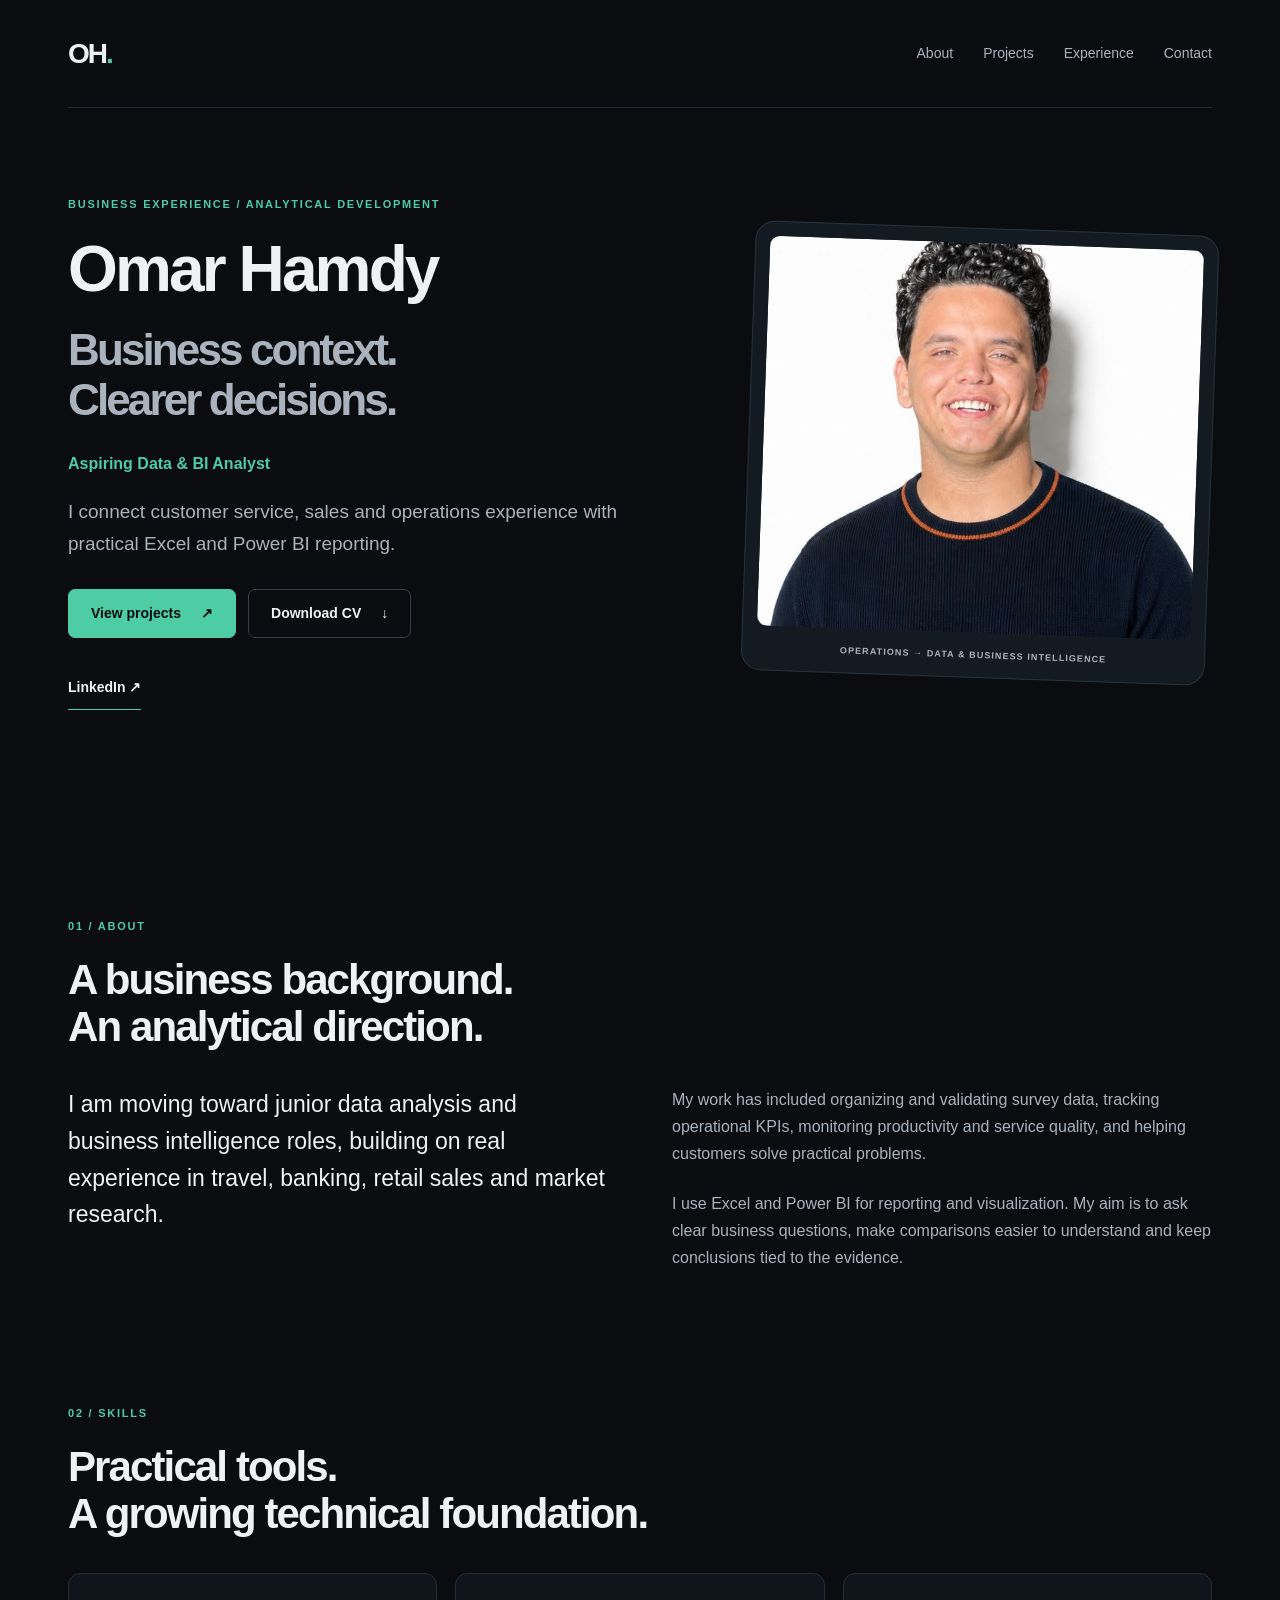
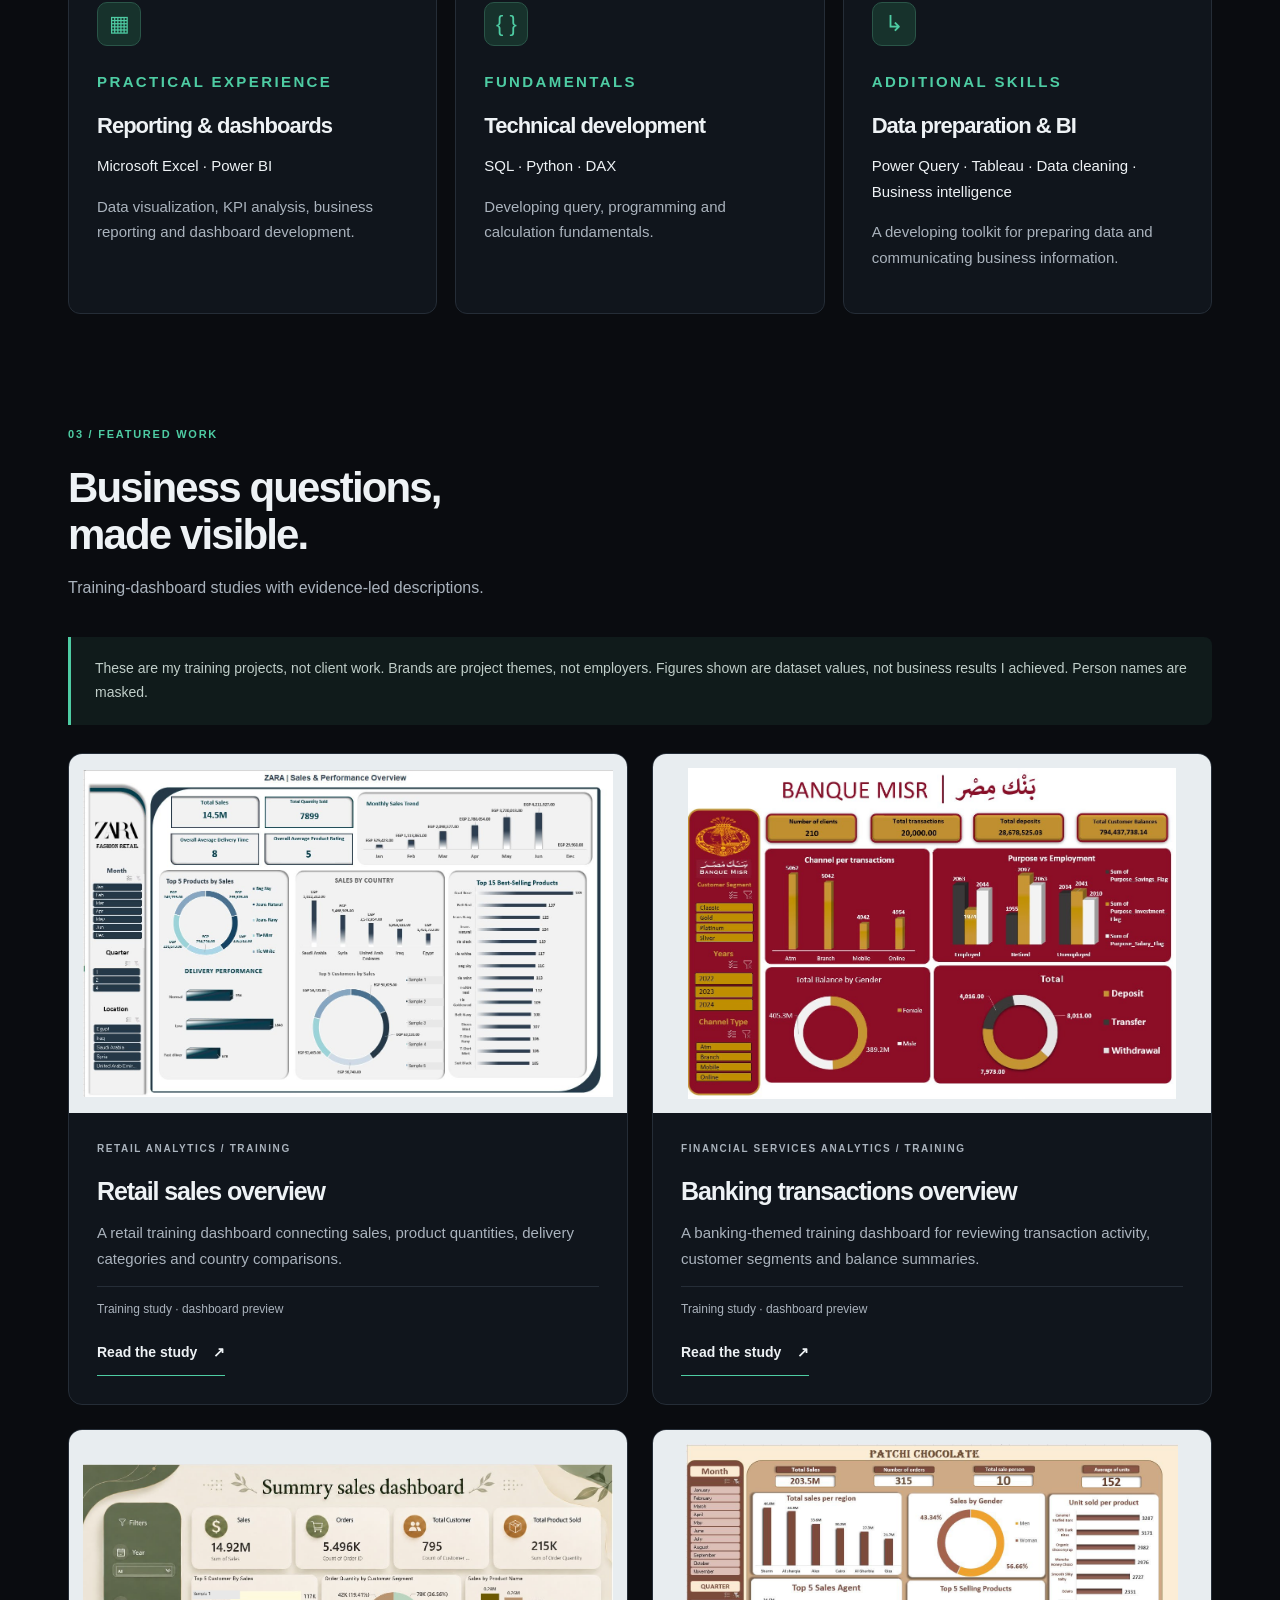
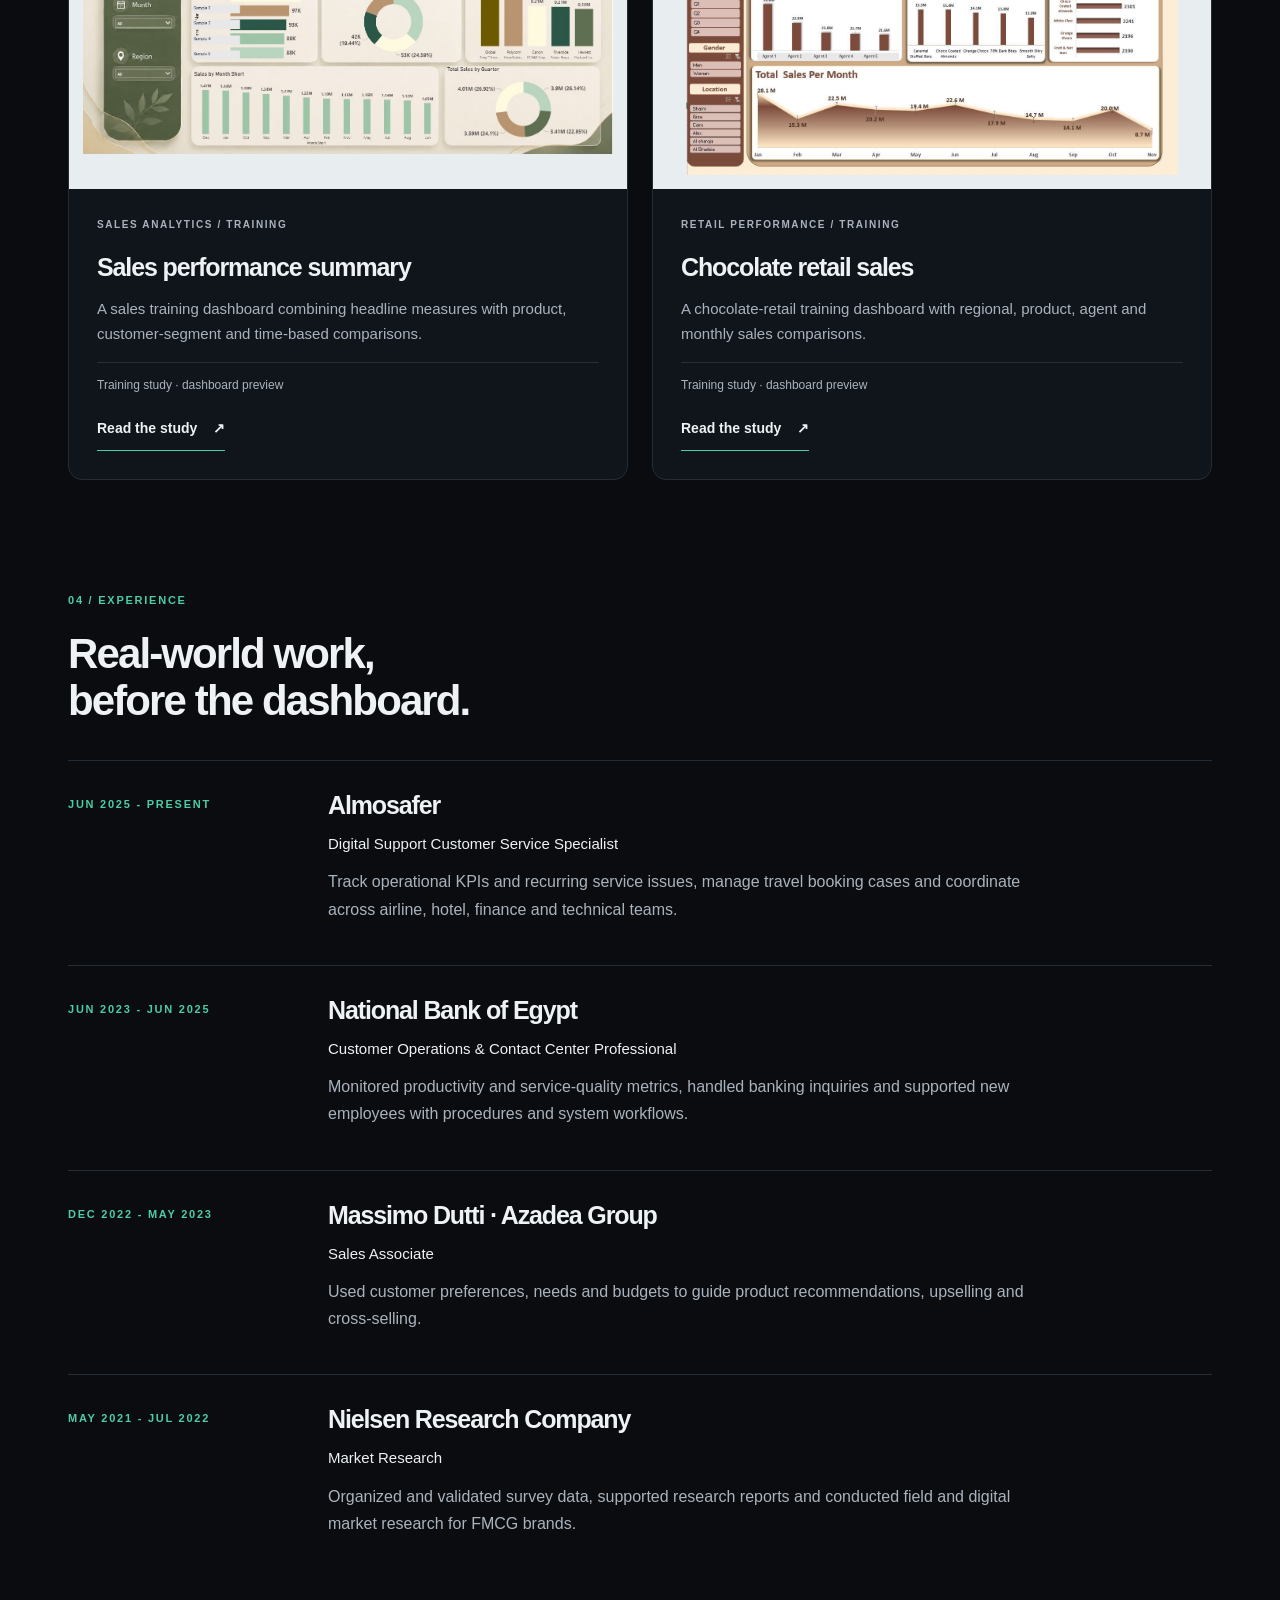
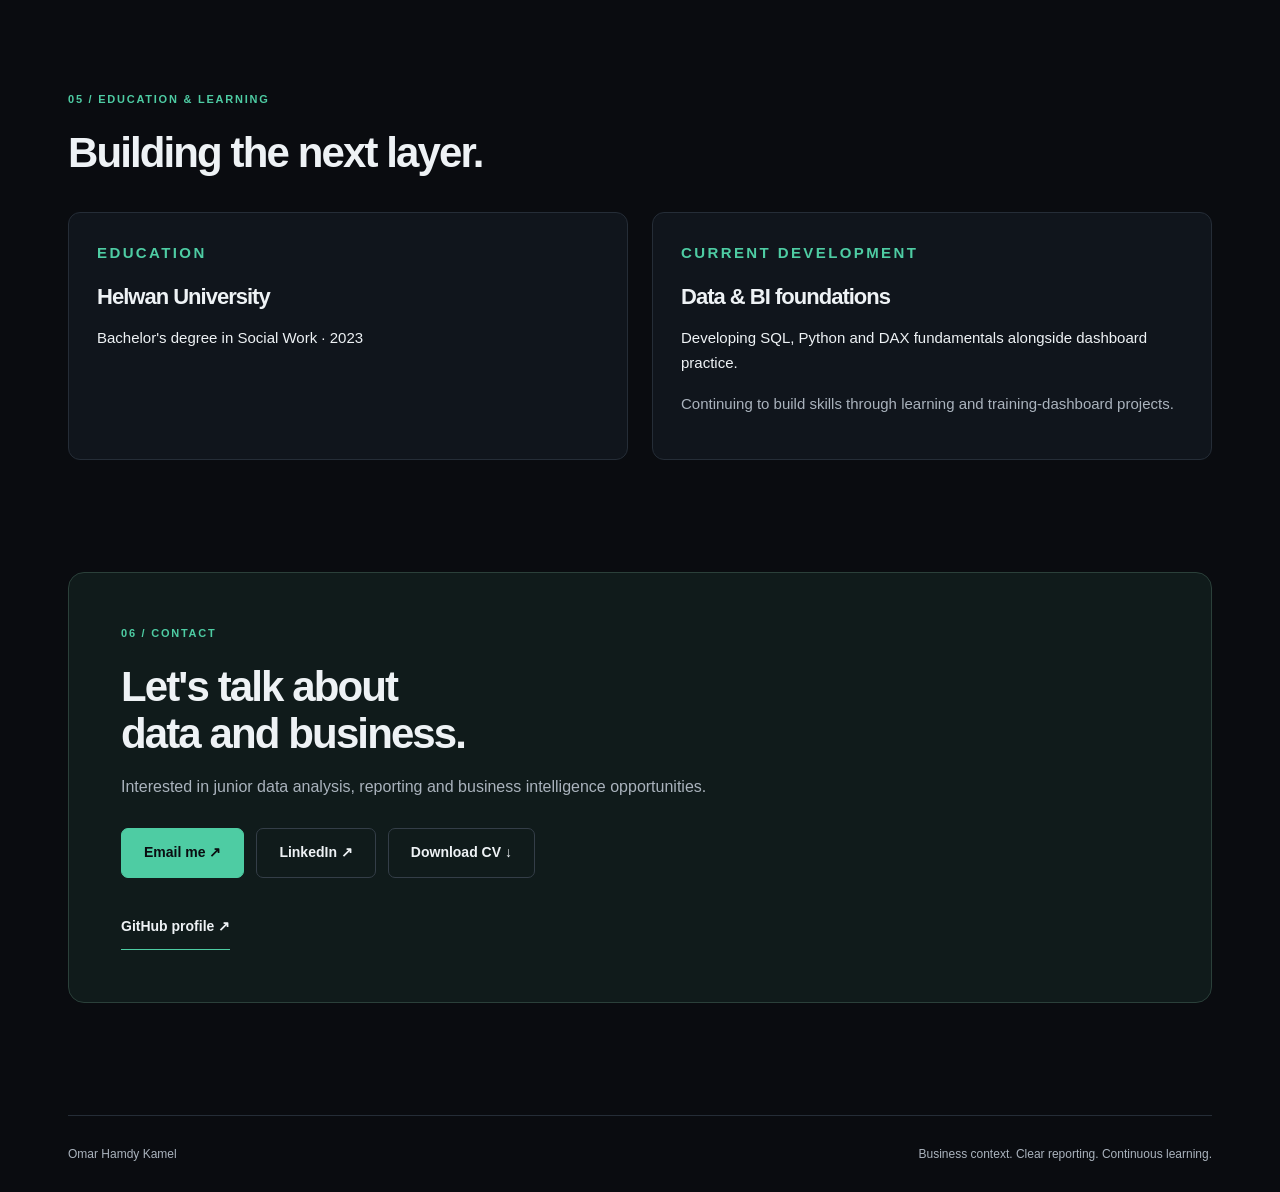
<file: index.html>
<!doctype html><html lang="en"><head><meta charset="utf-8"><meta name="viewport" content="width=device-width,initial-scale=1"><meta name="theme-color" content="#0A0C10"><meta name="description" content="Omar Hamdy combines customer service, sales and operations experience with practical Excel and Power BI reporting."><title>Omar Hamdy | Data &amp; BI portfolio</title><link rel="stylesheet" href="style.css"></head><body><a class="skip" href="#main">Skip to content</a><div class="wrap"><header class="site-header"><a href="index.html" class="brand">OH<span>.</span></a><nav aria-label="Main navigation"><a href="index.html#about">About</a><a href="index.html#projects">Projects</a><a href="index.html#experience">Experience</a><a href="index.html#contact">Contact</a></nav></header><main id="main"><section class="hero"><div><p class="eyebrow">BUSINESS EXPERIENCE / ANALYTICAL DEVELOPMENT</p><h1>Omar Hamdy<span>Business context.<br>Clearer decisions.</span></h1><p class="role">Aspiring Data & BI Analyst</p><p class="lead">I connect customer service, sales and operations experience with practical Excel and Power BI reporting.</p><div class="actions"><a class="button primary" href="#projects">View projects <span aria-hidden="true">↗</span></a><a class="button" href="13-Omar_Hamdy_Data_Analysis_CV.pdf" download>Download CV <span aria-hidden="true">↓</span></a></div><a class="text-link" href="https://www.linkedin.com/in/omarhaamdy/">LinkedIn ↗</a></div><figure class="portrait-frame"><img src="8-omar.jpg" alt="Omar Hamdy Kamel"><figcaption>OPERATIONS → DATA & BUSINESS INTELLIGENCE</figcaption></figure></section>
<section id="about"><div class="section-head"><p class="eyebrow">01 / ABOUT</p><h2>A business background.<br>An analytical direction.</h2></div><div class="about-grid"><p class="large-copy">I am moving toward junior data analysis and business intelligence roles, building on real experience in travel, banking, retail sales and market research.</p><div><p>My work has included organizing and validating survey data, tracking operational KPIs, monitoring productivity and service quality, and helping customers solve practical problems.</p><p>I use Excel and Power BI for reporting and visualization. My aim is to ask clear business questions, make comparisons easier to understand and keep conclusions tied to the evidence.</p></div></div></section>
<section id="skills"><div class="section-head"><p class="eyebrow">02 / SKILLS</p><h2>Practical tools.<br>A growing technical foundation.</h2></div><div class="skills-grid"><article class="panel"><div class="skill-icon" aria-hidden="true">▦</div><p class="eyebrow">PRACTICAL EXPERIENCE</p><h3>Reporting & dashboards</h3><p>Microsoft Excel · Power BI</p><p class="muted">Data visualization, KPI analysis, business reporting and dashboard development.</p></article><article class="panel"><div class="skill-icon" aria-hidden="true">{ }</div><p class="eyebrow">FUNDAMENTALS</p><h3>Technical development</h3><p>SQL · Python · DAX</p><p class="muted">Developing query, programming and calculation fundamentals.</p></article><article class="panel"><div class="skill-icon" aria-hidden="true">↳</div><p class="eyebrow">ADDITIONAL SKILLS</p><h3>Data preparation & BI</h3><p>Power Query · Tableau · Data cleaning · Business intelligence</p><p class="muted">A developing toolkit for preparing data and communicating business information.</p></article></div></section>
<section id="projects"><div class="section-head"><p class="eyebrow">03 / FEATURED WORK</p><h2>Business questions,<br>made visible.</h2><p>Training-dashboard studies with evidence-led descriptions.</p></div><aside class="notice">These are my training projects, not client work. Brands are project themes, not employers. Figures shown are dataset values, not business results I achieved. Person names are masked.</aside><div class="project-grid"><article class="project-card"><a class="project-image" href="retail.html"><img src="10-retail.png" alt="Retail sales overview training dashboard"></a><div class="project-content"><p class="eyebrow">RETAIL ANALYTICS / TRAINING</p><h3>Retail sales overview</h3><p>A retail training dashboard connecting sales, product quantities, delivery categories and country comparisons.</p><p class="tool-note">Training study · dashboard preview</p><a class="text-link" href="retail.html">Read the study <span aria-hidden="true">↗</span></a></div></article><article class="project-card"><a class="project-image" href="banking.html"><img src="9-banking.png" alt="Banking transactions overview training dashboard"></a><div class="project-content"><p class="eyebrow">FINANCIAL SERVICES ANALYTICS / TRAINING</p><h3>Banking transactions overview</h3><p>A banking-themed training dashboard for reviewing transaction activity, customer segments and balance summaries.</p><p class="tool-note">Training study · dashboard preview</p><a class="text-link" href="banking.html">Read the study <span aria-hidden="true">↗</span></a></div></article><article class="project-card"><a class="project-image" href="sales.html"><img src="11-sales.png" alt="Sales performance summary training dashboard"></a><div class="project-content"><p class="eyebrow">SALES ANALYTICS / TRAINING</p><h3>Sales performance summary</h3><p>A sales training dashboard combining headline measures with product, customer-segment and time-based comparisons.</p><p class="tool-note">Training study · dashboard preview</p><a class="text-link" href="sales.html">Read the study <span aria-hidden="true">↗</span></a></div></article><article class="project-card"><a class="project-image" href="chocolate.html"><img src="12-chocolate.png" alt="Chocolate retail sales training dashboard"></a><div class="project-content"><p class="eyebrow">RETAIL PERFORMANCE / TRAINING</p><h3>Chocolate retail sales</h3><p>A chocolate-retail training dashboard with regional, product, agent and monthly sales comparisons.</p><p class="tool-note">Training study · dashboard preview</p><a class="text-link" href="chocolate.html">Read the study <span aria-hidden="true">↗</span></a></div></article></div></section><section id="experience"><div class="section-head"><p class="eyebrow">04 / EXPERIENCE</p><h2>Real-world work,<br>before the dashboard.</h2></div><div class="timeline"><article><p class="eyebrow">JUN 2025 - PRESENT</p><div><h3>Almosafer</h3><p class="job-role">Digital Support Customer Service Specialist</p><p>Track operational KPIs and recurring service issues, manage travel booking cases and coordinate across airline, hotel, finance and technical teams.</p></div></article><article><p class="eyebrow">JUN 2023 - JUN 2025</p><div><h3>National Bank of Egypt</h3><p class="job-role">Customer Operations &amp; Contact Center Professional</p><p>Monitored productivity and service-quality metrics, handled banking inquiries and supported new employees with procedures and system workflows.</p></div></article><article><p class="eyebrow">DEC 2022 - MAY 2023</p><div><h3>Massimo Dutti · Azadea Group</h3><p class="job-role">Sales Associate</p><p>Used customer preferences, needs and budgets to guide product recommendations, upselling and cross-selling.</p></div></article><article><p class="eyebrow">MAY 2021 - JUL 2022</p><div><h3>Nielsen Research Company</h3><p class="job-role">Market Research</p><p>Organized and validated survey data, supported research reports and conducted field and digital market research for FMCG brands.</p></div></article></div></section><section id="learning"><div class="section-head"><p class="eyebrow">05 / EDUCATION & LEARNING</p><h2>Building the next layer.</h2></div><div class="learning-grid"><article class="panel"><p class="eyebrow">EDUCATION</p><h3>Helwan University</h3><p>Bachelor's degree in Social Work · 2023</p></article><article class="panel"><p class="eyebrow">CURRENT DEVELOPMENT</p><h3>Data & BI foundations</h3><p>Developing SQL, Python and DAX fundamentals alongside dashboard practice.</p><p class="muted">Continuing to build skills through learning and training-dashboard projects.</p></article></div></section><section id="contact" class="contact"><p class="eyebrow">06 / CONTACT</p><h2>Let's talk about<br>data and business.</h2><p>Interested in junior data analysis, reporting and business intelligence opportunities.</p><div class="actions"><a class="button primary" href="mailto:Omar.Hamdyy011@gmail.com">Email me ↗</a><a class="button" href="https://www.linkedin.com/in/omarhaamdy/">LinkedIn ↗</a><a class="button" href="13-Omar_Hamdy_Data_Analysis_CV.pdf" download>Download CV ↓</a></div><a class="text-link" href="https://github.com/omarhamdyy011-star">GitHub profile ↗</a></section></main><footer><span>Omar Hamdy Kamel</span><span>Business context. Clear reporting. Continuous learning.</span></footer></div></body></html>
</file>
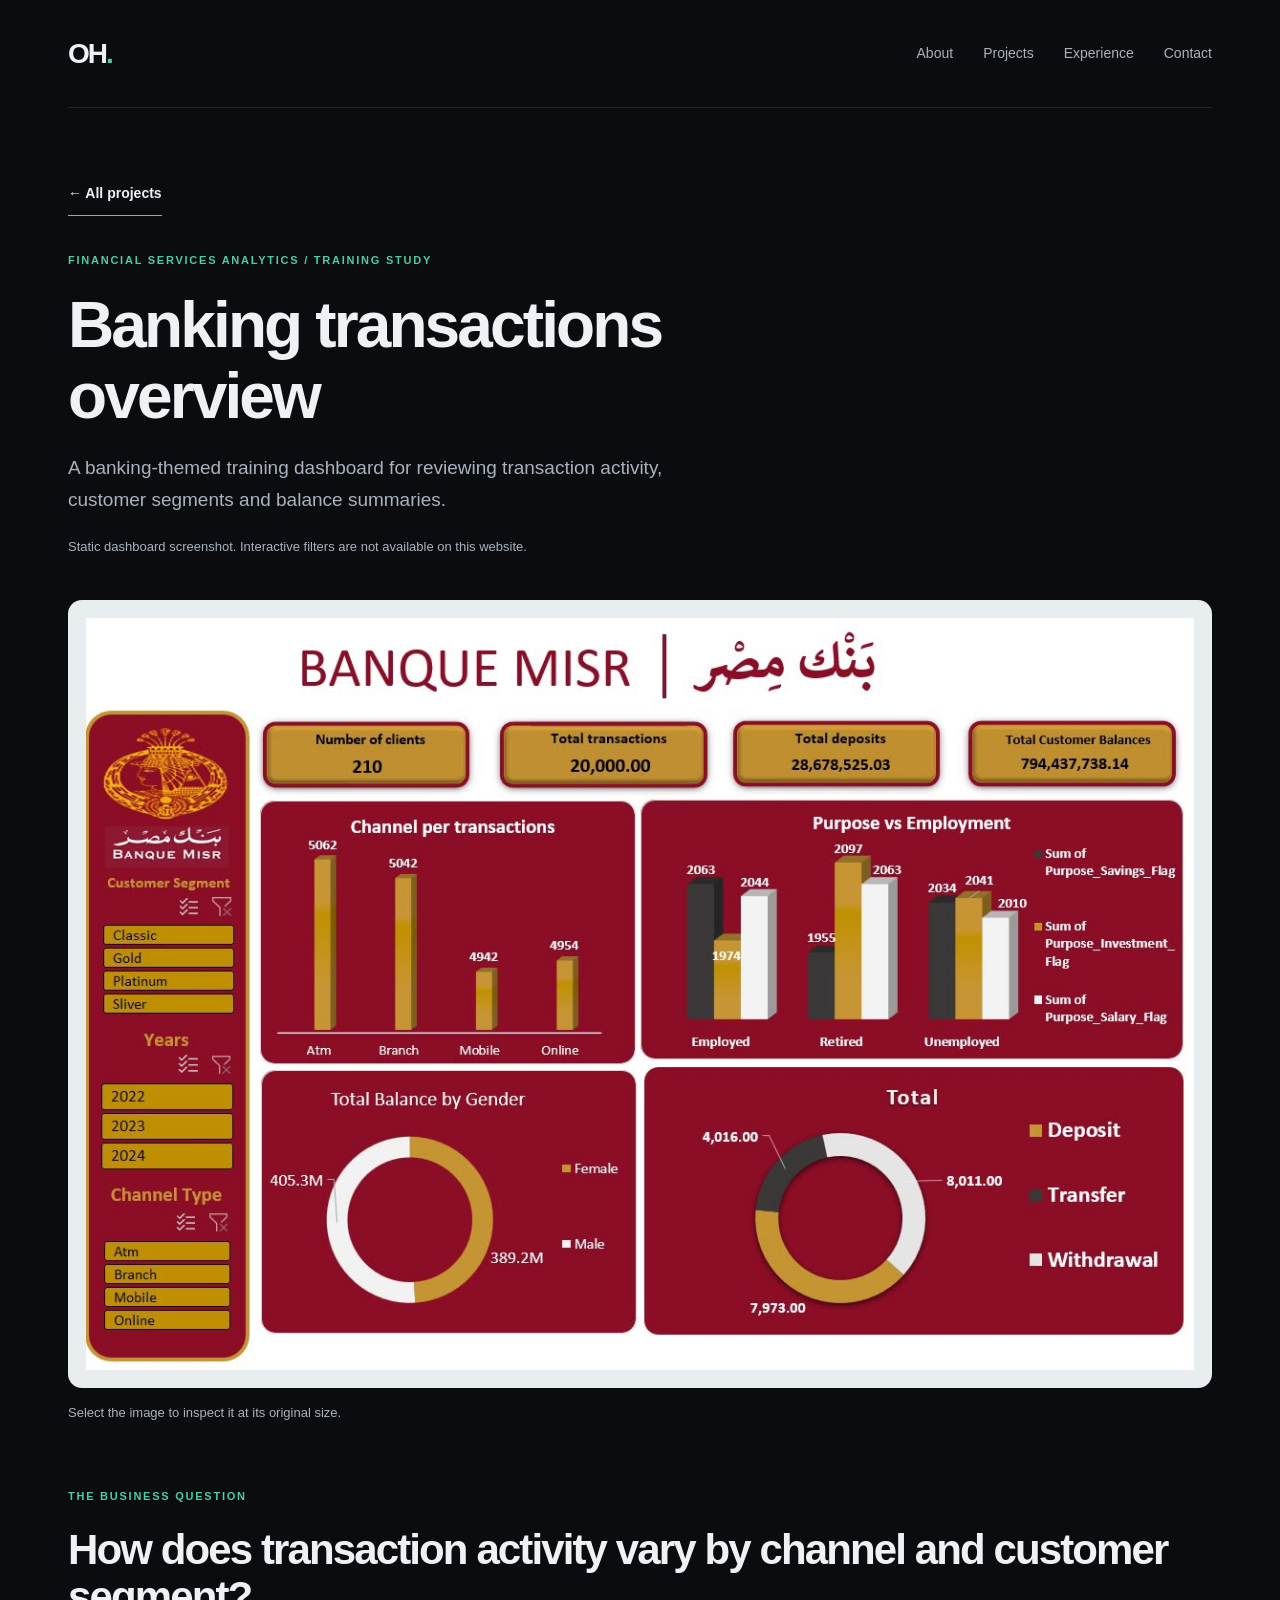
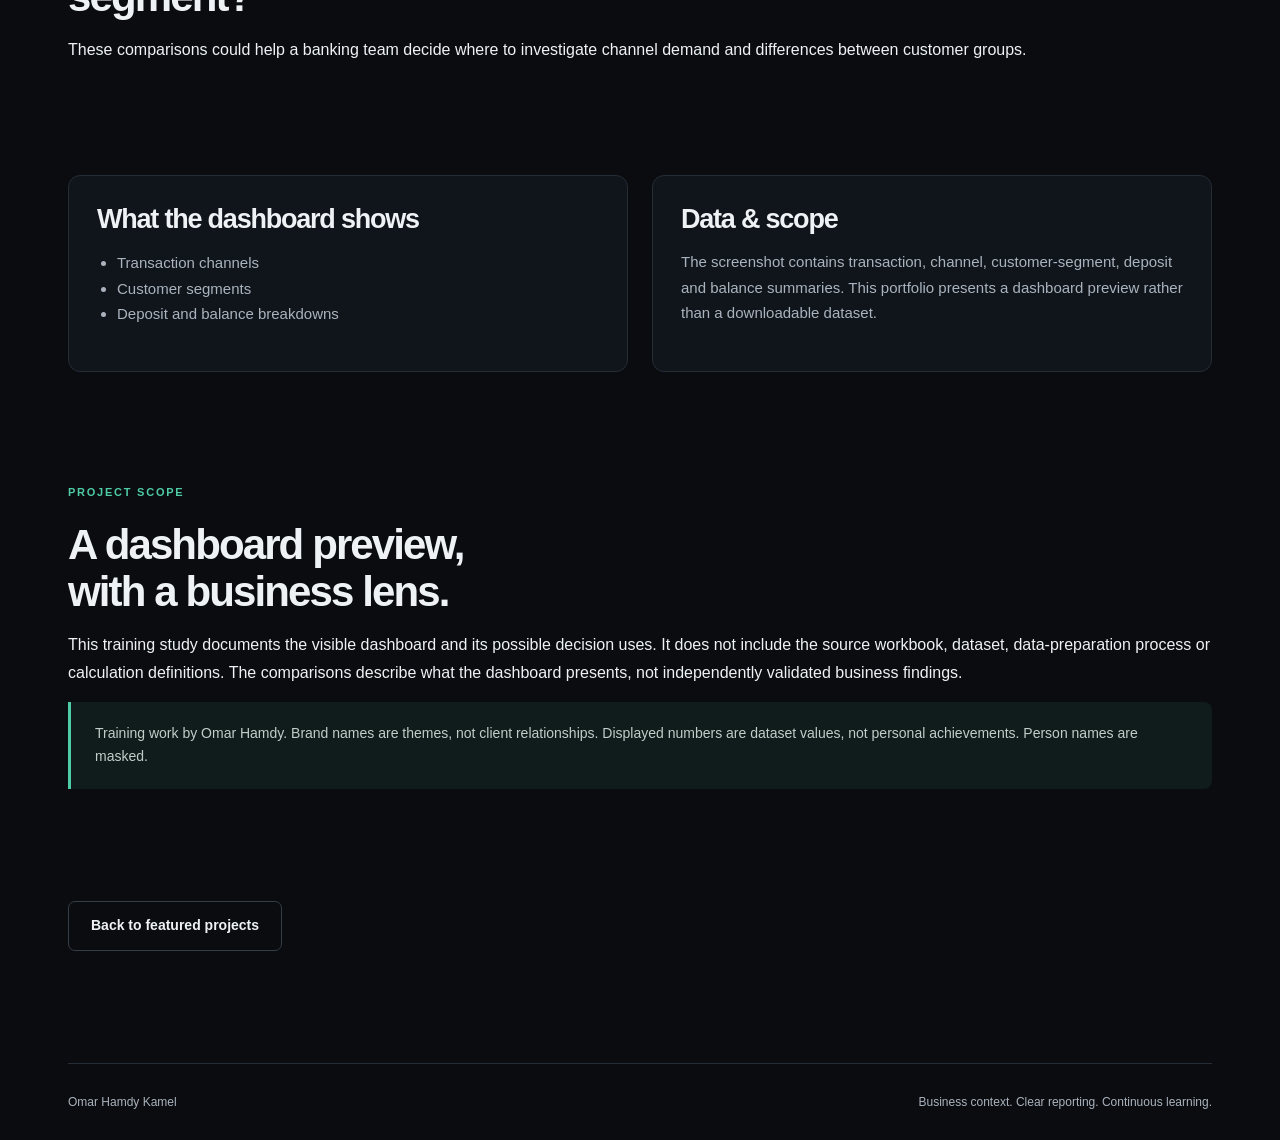
<file: banking.html>
<!doctype html><html lang="en"><head><meta charset="utf-8"><meta name="viewport" content="width=device-width,initial-scale=1"><meta name="theme-color" content="#0A0C10"><meta name="description" content="A banking-themed training dashboard for reviewing transaction activity, customer segments and balance summaries."><title>Banking transactions overview | Omar Hamdy</title><link rel="stylesheet" href="style.css"></head><body><a class="skip" href="#main">Skip to content</a><div class="wrap"><header class="site-header"><a href="index.html" class="brand">OH<span>.</span></a><nav aria-label="Main navigation"><a href="index.html#about">About</a><a href="index.html#projects">Projects</a><a href="index.html#experience">Experience</a><a href="index.html#contact">Contact</a></nav></header><main id="main"><section class="case-hero"><a class="text-link" href="index.html#projects">← All projects</a><p class="eyebrow">FINANCIAL SERVICES ANALYTICS / TRAINING STUDY</p><h1>Banking transactions overview</h1><p class="lead">A banking-themed training dashboard for reviewing transaction activity, customer segments and balance summaries.</p><p class="muted">Static dashboard screenshot. Interactive filters are not available on this website.</p></section><a class="case-image" href="9-banking.png"><img src="9-banking.png" alt="Banking transactions overview full dashboard"></a><p class="caption">Select the image to inspect it at its original size.</p><section><p class="eyebrow">THE BUSINESS QUESTION</p><h2>How does transaction activity vary by channel and customer segment?</h2><p>These comparisons could help a banking team decide where to investigate channel demand and differences between customer groups.</p></section><section class="case-grid"><article class="panel"><h2>What the dashboard shows</h2><ul><li>Transaction channels</li><li>Customer segments</li><li>Deposit and balance breakdowns</li></ul></article><article class="panel"><h2>Data & scope</h2><p>The screenshot contains transaction, channel, customer-segment, deposit and balance summaries. This portfolio presents a dashboard preview rather than a downloadable dataset.</p></article></section><section><p class="eyebrow">PROJECT SCOPE</p><h2>A dashboard preview,<br>with a business lens.</h2><p>This training study documents the visible dashboard and its possible decision uses. It does not include the source workbook, dataset, data-preparation process or calculation definitions. The comparisons describe what the dashboard presents, not independently validated business findings.</p><aside class="notice">Training work by Omar Hamdy. Brand names are themes, not client relationships. Displayed numbers are dataset values, not personal achievements. Person names are masked.</aside></section><section><a class="button" href="index.html#projects">Back to featured projects</a></section></main><footer><span>Omar Hamdy Kamel</span><span>Business context. Clear reporting. Continuous learning.</span></footer></div></body></html>
</file>
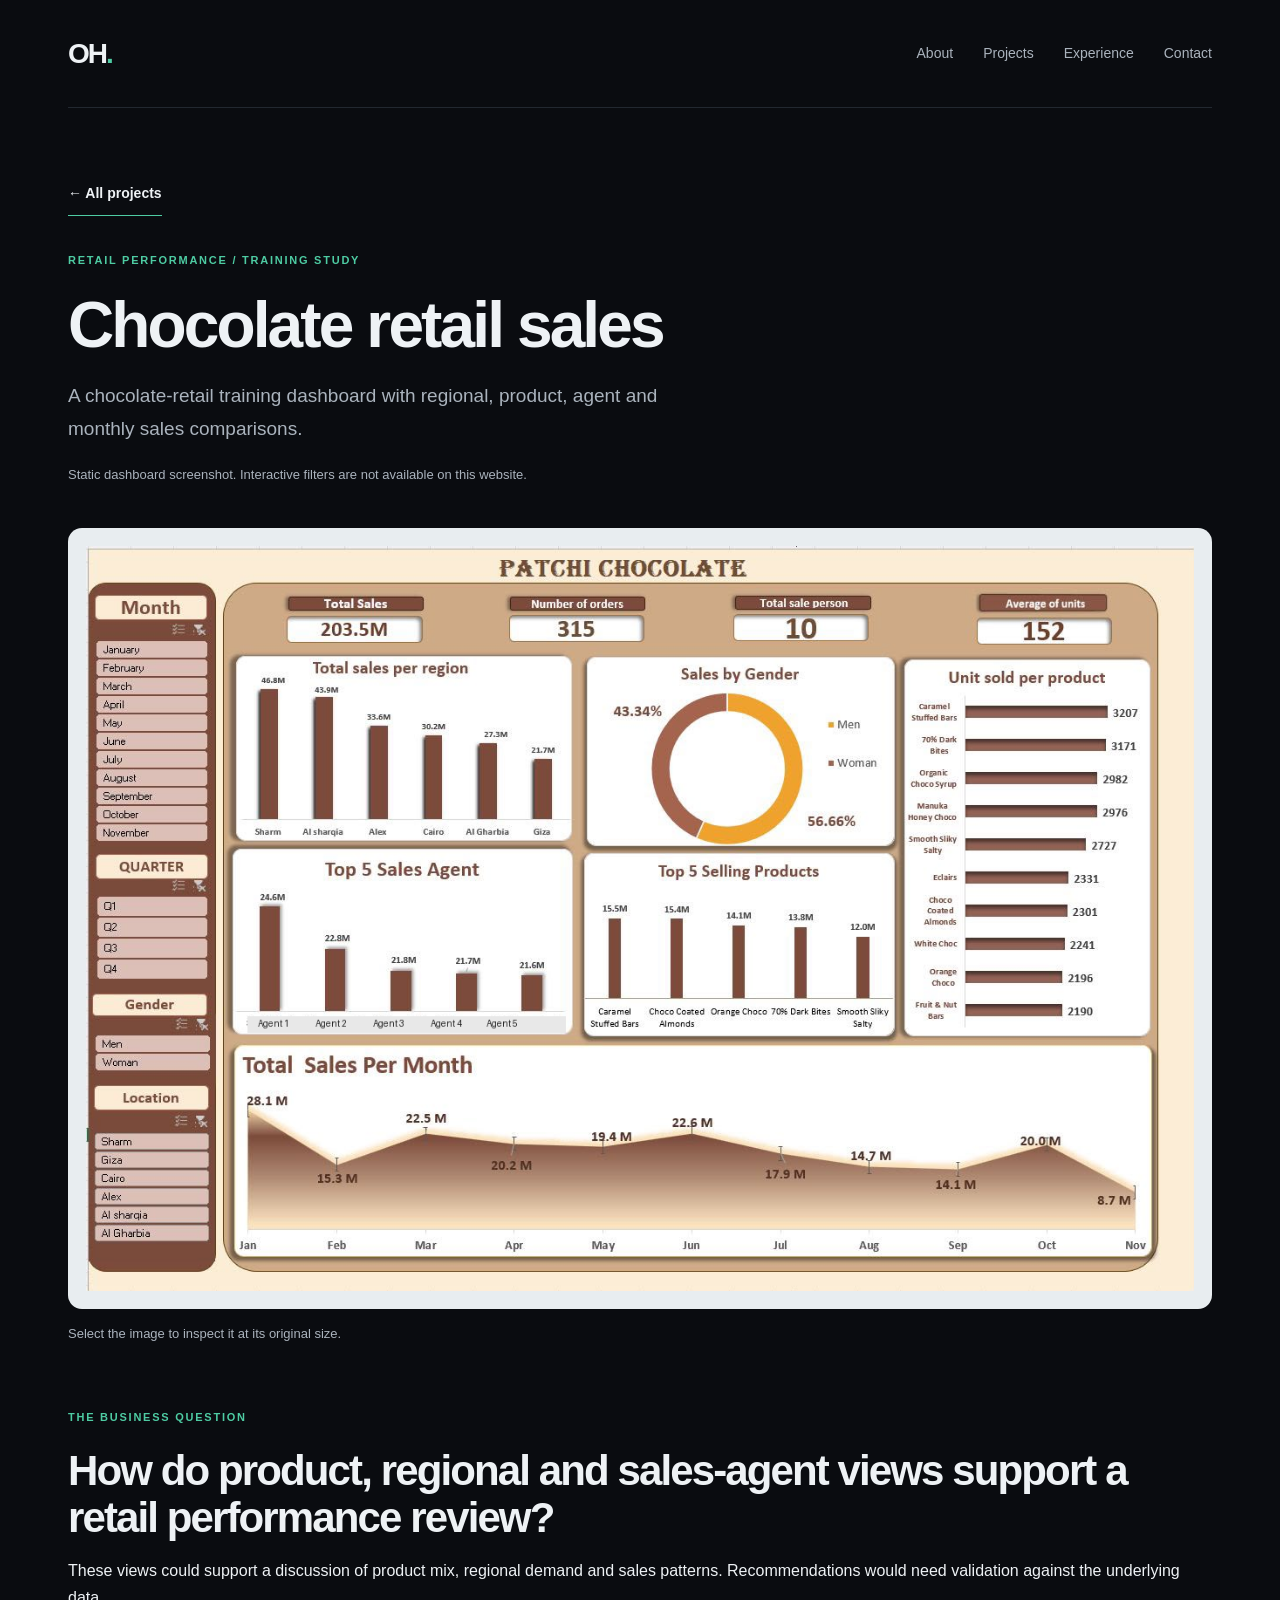
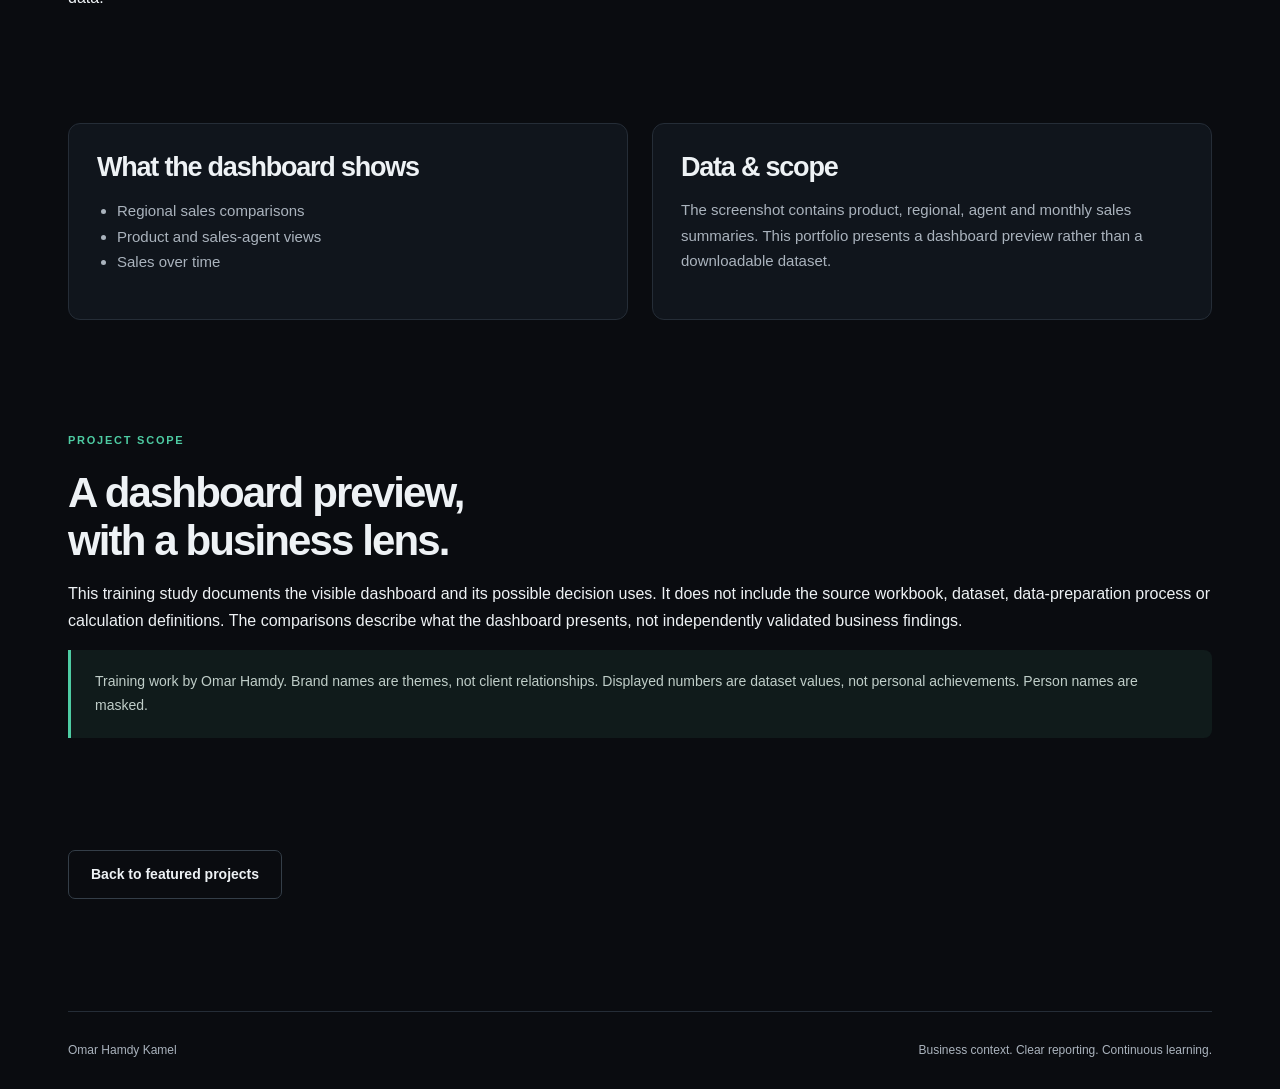
<file: chocolate.html>
<!doctype html><html lang="en"><head><meta charset="utf-8"><meta name="viewport" content="width=device-width,initial-scale=1"><meta name="theme-color" content="#0A0C10"><meta name="description" content="A chocolate-retail training dashboard with regional, product, agent and monthly sales comparisons."><title>Chocolate retail sales | Omar Hamdy</title><link rel="stylesheet" href="style.css"></head><body><a class="skip" href="#main">Skip to content</a><div class="wrap"><header class="site-header"><a href="index.html" class="brand">OH<span>.</span></a><nav aria-label="Main navigation"><a href="index.html#about">About</a><a href="index.html#projects">Projects</a><a href="index.html#experience">Experience</a><a href="index.html#contact">Contact</a></nav></header><main id="main"><section class="case-hero"><a class="text-link" href="index.html#projects">← All projects</a><p class="eyebrow">RETAIL PERFORMANCE / TRAINING STUDY</p><h1>Chocolate retail sales</h1><p class="lead">A chocolate-retail training dashboard with regional, product, agent and monthly sales comparisons.</p><p class="muted">Static dashboard screenshot. Interactive filters are not available on this website.</p></section><a class="case-image" href="12-chocolate.png"><img src="12-chocolate.png" alt="Chocolate retail sales full dashboard"></a><p class="caption">Select the image to inspect it at its original size.</p><section><p class="eyebrow">THE BUSINESS QUESTION</p><h2>How do product, regional and sales-agent views support a retail performance review?</h2><p>These views could support a discussion of product mix, regional demand and sales patterns. Recommendations would need validation against the underlying data.</p></section><section class="case-grid"><article class="panel"><h2>What the dashboard shows</h2><ul><li>Regional sales comparisons</li><li>Product and sales-agent views</li><li>Sales over time</li></ul></article><article class="panel"><h2>Data & scope</h2><p>The screenshot contains product, regional, agent and monthly sales summaries. This portfolio presents a dashboard preview rather than a downloadable dataset.</p></article></section><section><p class="eyebrow">PROJECT SCOPE</p><h2>A dashboard preview,<br>with a business lens.</h2><p>This training study documents the visible dashboard and its possible decision uses. It does not include the source workbook, dataset, data-preparation process or calculation definitions. The comparisons describe what the dashboard presents, not independently validated business findings.</p><aside class="notice">Training work by Omar Hamdy. Brand names are themes, not client relationships. Displayed numbers are dataset values, not personal achievements. Person names are masked.</aside></section><section><a class="button" href="index.html#projects">Back to featured projects</a></section></main><footer><span>Omar Hamdy Kamel</span><span>Business context. Clear reporting. Continuous learning.</span></footer></div></body></html>
</file>
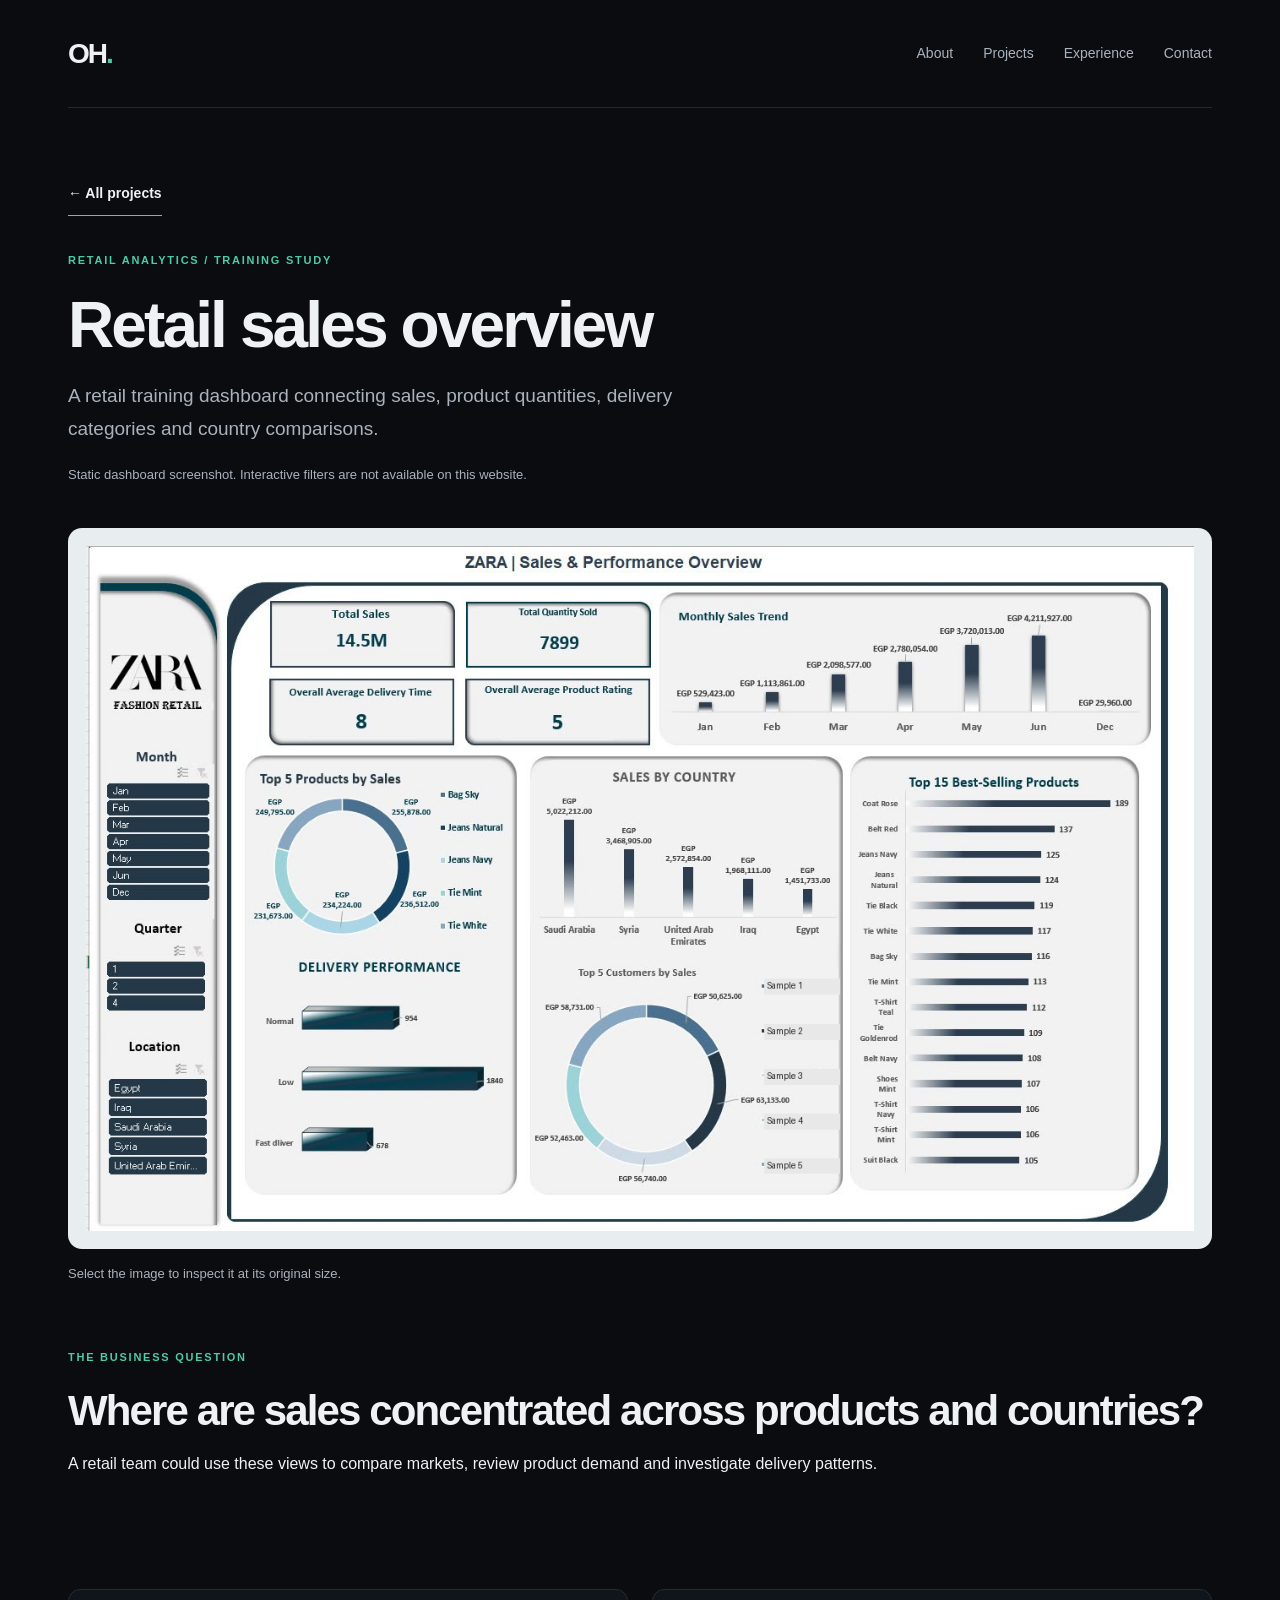
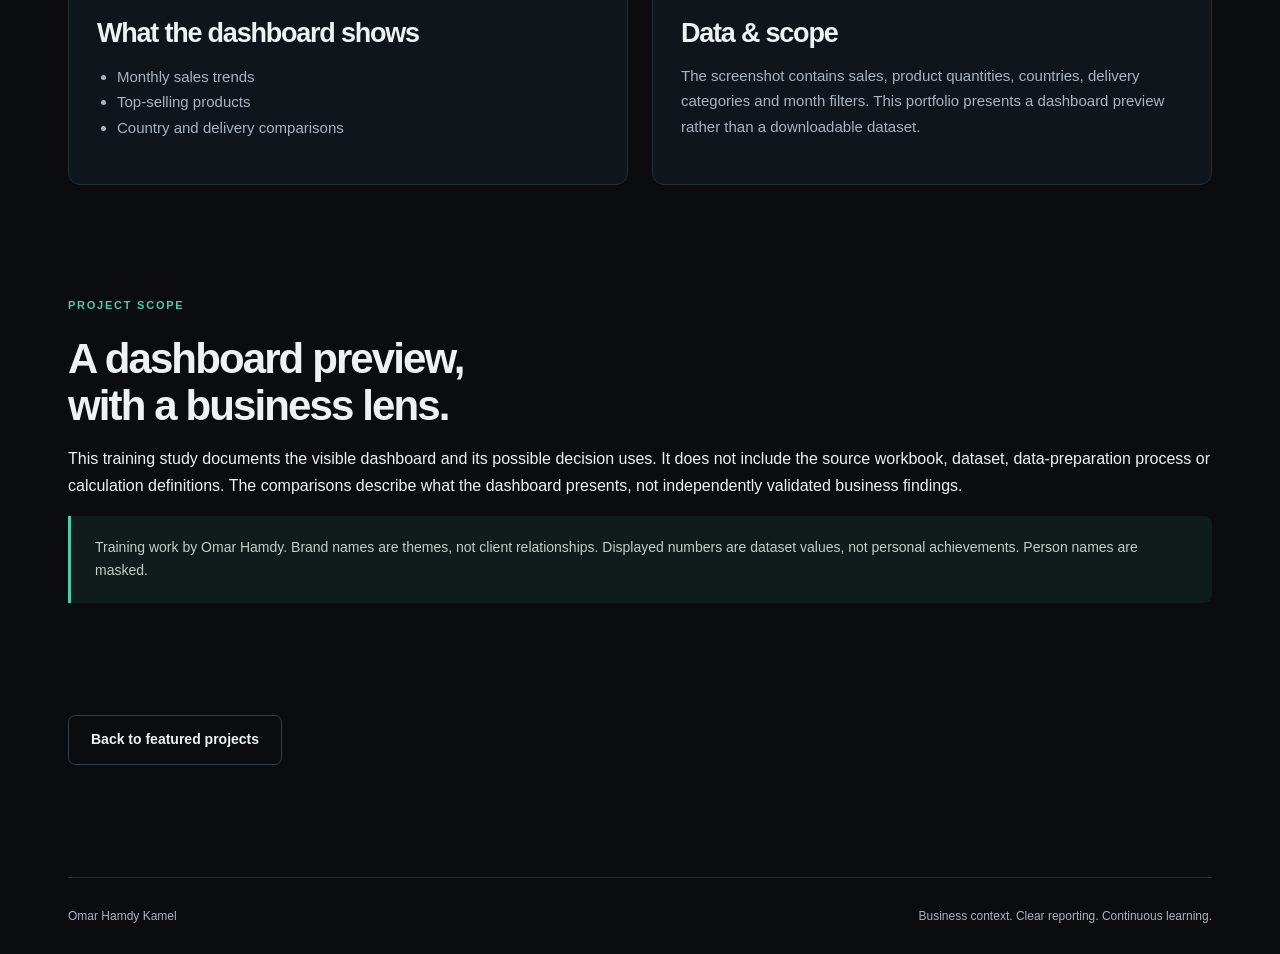
<file: retail.html>
<!doctype html><html lang="en"><head><meta charset="utf-8"><meta name="viewport" content="width=device-width,initial-scale=1"><meta name="theme-color" content="#0A0C10"><meta name="description" content="A retail training dashboard connecting sales, product quantities, delivery categories and country comparisons."><title>Retail sales overview | Omar Hamdy</title><link rel="stylesheet" href="style.css"></head><body><a class="skip" href="#main">Skip to content</a><div class="wrap"><header class="site-header"><a href="index.html" class="brand">OH<span>.</span></a><nav aria-label="Main navigation"><a href="index.html#about">About</a><a href="index.html#projects">Projects</a><a href="index.html#experience">Experience</a><a href="index.html#contact">Contact</a></nav></header><main id="main"><section class="case-hero"><a class="text-link" href="index.html#projects">← All projects</a><p class="eyebrow">RETAIL ANALYTICS / TRAINING STUDY</p><h1>Retail sales overview</h1><p class="lead">A retail training dashboard connecting sales, product quantities, delivery categories and country comparisons.</p><p class="muted">Static dashboard screenshot. Interactive filters are not available on this website.</p></section><a class="case-image" href="10-retail.png"><img src="10-retail.png" alt="Retail sales overview full dashboard"></a><p class="caption">Select the image to inspect it at its original size.</p><section><p class="eyebrow">THE BUSINESS QUESTION</p><h2>Where are sales concentrated across products and countries?</h2><p>A retail team could use these views to compare markets, review product demand and investigate delivery patterns.</p></section><section class="case-grid"><article class="panel"><h2>What the dashboard shows</h2><ul><li>Monthly sales trends</li><li>Top-selling products</li><li>Country and delivery comparisons</li></ul></article><article class="panel"><h2>Data & scope</h2><p>The screenshot contains sales, product quantities, countries, delivery categories and month filters. This portfolio presents a dashboard preview rather than a downloadable dataset.</p></article></section><section><p class="eyebrow">PROJECT SCOPE</p><h2>A dashboard preview,<br>with a business lens.</h2><p>This training study documents the visible dashboard and its possible decision uses. It does not include the source workbook, dataset, data-preparation process or calculation definitions. The comparisons describe what the dashboard presents, not independently validated business findings.</p><aside class="notice">Training work by Omar Hamdy. Brand names are themes, not client relationships. Displayed numbers are dataset values, not personal achievements. Person names are masked.</aside></section><section><a class="button" href="index.html#projects">Back to featured projects</a></section></main><footer><span>Omar Hamdy Kamel</span><span>Business context. Clear reporting. Continuous learning.</span></footer></div></body></html>
</file>
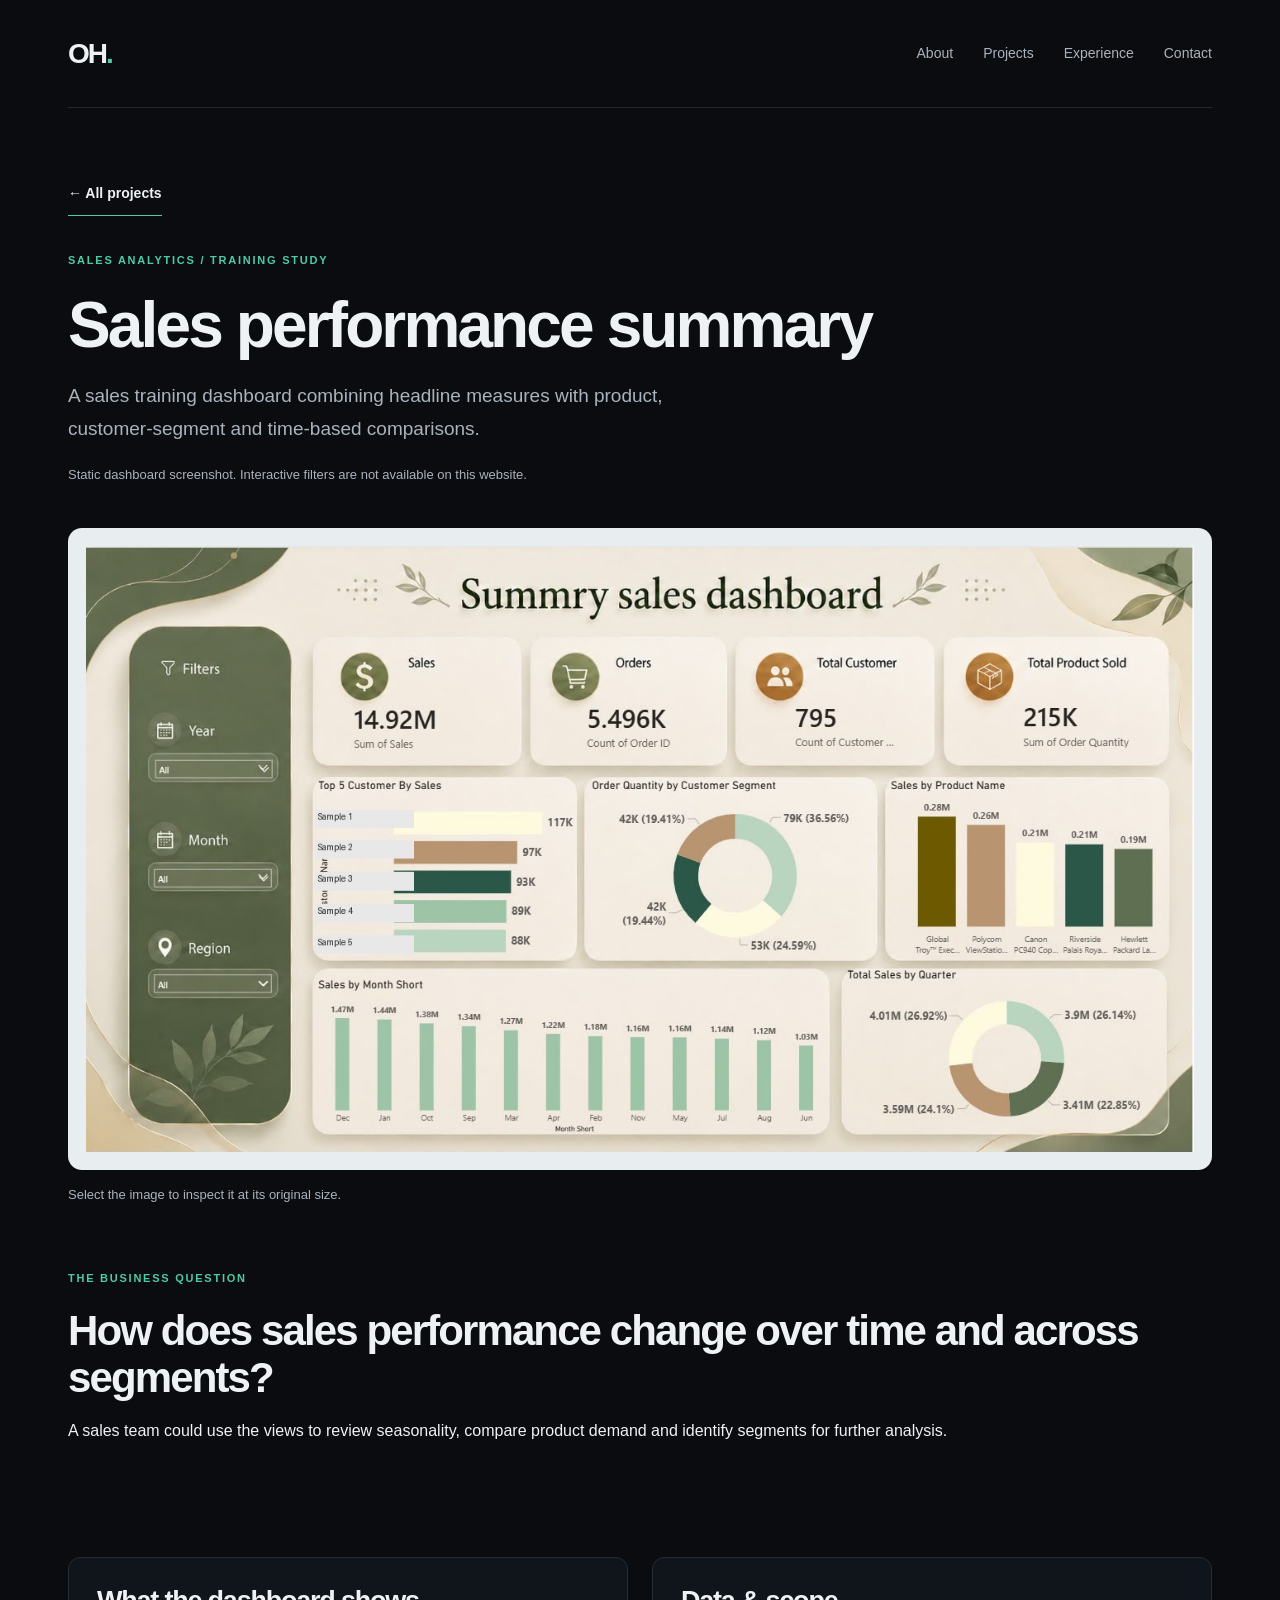
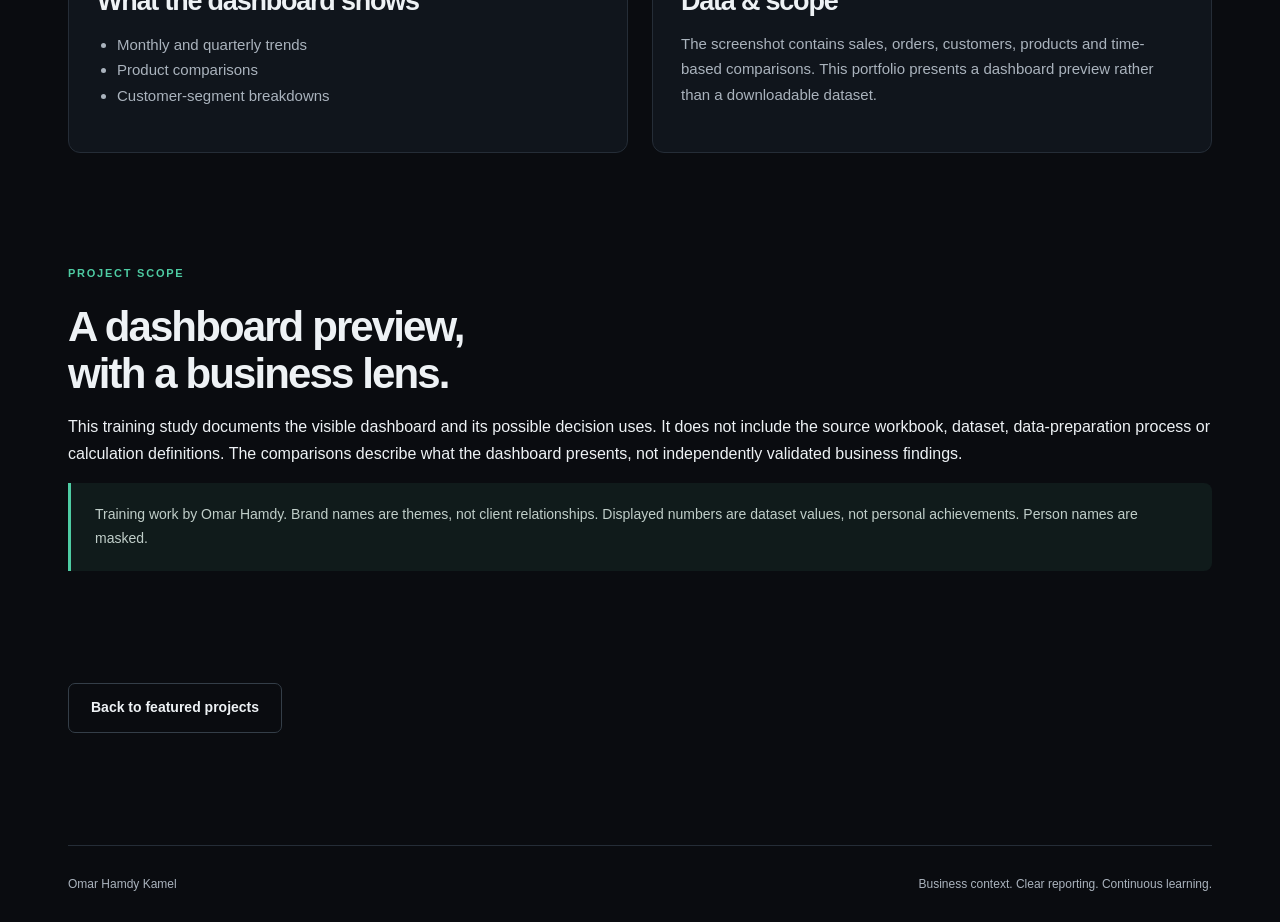
<file: sales.html>
<!doctype html><html lang="en"><head><meta charset="utf-8"><meta name="viewport" content="width=device-width,initial-scale=1"><meta name="theme-color" content="#0A0C10"><meta name="description" content="A sales training dashboard combining headline measures with product, customer-segment and time-based comparisons."><title>Sales performance summary | Omar Hamdy</title><link rel="stylesheet" href="style.css"></head><body><a class="skip" href="#main">Skip to content</a><div class="wrap"><header class="site-header"><a href="index.html" class="brand">OH<span>.</span></a><nav aria-label="Main navigation"><a href="index.html#about">About</a><a href="index.html#projects">Projects</a><a href="index.html#experience">Experience</a><a href="index.html#contact">Contact</a></nav></header><main id="main"><section class="case-hero"><a class="text-link" href="index.html#projects">← All projects</a><p class="eyebrow">SALES ANALYTICS / TRAINING STUDY</p><h1>Sales performance summary</h1><p class="lead">A sales training dashboard combining headline measures with product, customer-segment and time-based comparisons.</p><p class="muted">Static dashboard screenshot. Interactive filters are not available on this website.</p></section><a class="case-image" href="11-sales.png"><img src="11-sales.png" alt="Sales performance summary full dashboard"></a><p class="caption">Select the image to inspect it at its original size.</p><section><p class="eyebrow">THE BUSINESS QUESTION</p><h2>How does sales performance change over time and across segments?</h2><p>A sales team could use the views to review seasonality, compare product demand and identify segments for further analysis.</p></section><section class="case-grid"><article class="panel"><h2>What the dashboard shows</h2><ul><li>Monthly and quarterly trends</li><li>Product comparisons</li><li>Customer-segment breakdowns</li></ul></article><article class="panel"><h2>Data & scope</h2><p>The screenshot contains sales, orders, customers, products and time-based comparisons. This portfolio presents a dashboard preview rather than a downloadable dataset.</p></article></section><section><p class="eyebrow">PROJECT SCOPE</p><h2>A dashboard preview,<br>with a business lens.</h2><p>This training study documents the visible dashboard and its possible decision uses. It does not include the source workbook, dataset, data-preparation process or calculation definitions. The comparisons describe what the dashboard presents, not independently validated business findings.</p><aside class="notice">Training work by Omar Hamdy. Brand names are themes, not client relationships. Displayed numbers are dataset values, not personal achievements. Person names are masked.</aside></section><section><a class="button" href="index.html#projects">Back to featured projects</a></section></main><footer><span>Omar Hamdy Kamel</span><span>Business context. Clear reporting. Continuous learning.</span></footer></div></body></html>
</file>
<file: style.css>
*{box-sizing:border-box}html{scroll-behavior:smooth}body{margin:0;background:#0A0C10;color:#eef2f5;font:16px/1.7 Inter,"Segoe UI",Arial,sans-serif;-webkit-font-smoothing:antialiased}a{color:inherit}img{max-width:100%;display:block}button,a{-webkit-tap-highlight-color:transparent}.wrap{max-width:1200px;margin:auto;padding:0 28px}.site-header{display:flex;align-items:center;justify-content:space-between;gap:24px;min-height:108px;border-bottom:1px solid #222830}.brand{font-weight:750;font-size:28px;letter-spacing:-.07em;text-decoration:none}.brand span{color:#4ECCA3}nav{display:flex;gap:30px;flex-wrap:wrap}nav a{font-size:14px;min-height:44px;display:flex;align-items:center;text-decoration:none;color:#aab3bd}a:hover{color:#4ECCA3}a:focus-visible{outline:2px solid #4ECCA3;outline-offset:5px}.skip{position:fixed;top:-100px;left:16px;background:#4ECCA3;color:#0A0C10;z-index:10;padding:12px}.skip:focus{top:12px}.hero{display:grid;grid-template-columns:1.3fr 1fr;gap:76px;align-items:center;padding:88px 0 96px}.eyebrow{font-size:11px;font-weight:650;letter-spacing:.16em;color:#4ECCA3;line-height:1.6;margin:0 0 20px}h1,h2,h3{line-height:1.12;letter-spacing:-.045em;margin:0;font-weight:650}h1{font-size:64px}h1 span{display:block;color:#aab3bd;font-size:44px;margin-top:20px}h2{font-size:42px}h3{font-size:25px}.role{font-size:16px;color:#4ECCA3;margin:26px 0 12px;font-weight:600}.lead{font-size:19px;line-height:1.7;color:#aab3bd;max-width:660px}.hero .lead{margin-bottom:28px}.actions{display:flex;flex-wrap:wrap;gap:12px;margin:28px 0}.button{display:inline-flex;justify-content:center;align-items:center;gap:20px;min-height:48px;padding:12px 22px;border:1px solid #343e48;border-radius:7px;font-size:14px;font-weight:600;text-decoration:none;transition:transform .2s,background .2s}.button:hover{transform:translateY(-3px);background:#19212a}.button.primary{background:#4ECCA3;color:#0A0C10;border-color:#4ECCA3}.button.primary:hover{background:#70dfb9}.text-link{display:inline-flex;align-items:center;min-height:44px;gap:16px;font-size:14px;font-weight:600;text-decoration:none;border-bottom:1px solid #4ECCA3}.portrait-frame{margin:0;position:relative;padding:14px;background:#131a22;border:1px solid #28333d;border-radius:20px;transform:rotate(2deg)}.portrait-frame img{width:100%;height:390px;object-fit:cover;object-position:center 35%;border-radius:10px}.portrait-frame figcaption{font-size:9px;font-weight:650;letter-spacing:.12em;text-align:center;color:#aab3bd;padding-top:15px}section{scroll-margin-top:28px;margin-bottom:112px}.section-head{margin-bottom:36px}.section-head>p:last-child{color:#aab3bd;max-width:620px}.about-grid{display:grid;grid-template-columns:1fr 1fr;gap:64px}.about-grid p{margin:0 0 22px;color:#aab3bd}.about-grid .large-copy{color:#eef2f5;font-size:23px;line-height:1.6}.skills-grid{display:grid;grid-template-columns:repeat(3,1fr);gap:18px}.panel{padding:28px;background:#10151c;border:1px solid #252d37;border-radius:12px}.panel h3{font-size:22px}.panel p{font-size:15px}.skill-icon{display:flex;align-items:center;justify-content:center;width:44px;height:44px;background:#17322c;color:#4ECCA3;border:1px solid #2a5548;border-radius:10px;margin-bottom:24px;font-size:22px}.muted,.caption{color:#aab3bd;font-size:13px}.notice{padding:20px 24px;border-left:3px solid #4ECCA3;border-radius:0 8px 8px 0;background:#101b1b;color:#c0cec9;font-size:14px;margin:0 0 28px}.project-grid{display:grid;grid-template-columns:1fr 1fr;gap:24px}.project-card{background:#10151c;border:1px solid #252d37;border-radius:14px;overflow:hidden;transition:transform .25s,border-color .25s}.project-card:hover{transform:translateY(-5px);border-color:#4ECCA3}.project-image{display:block;background:#e8edf0;padding:14px}.project-image img{width:100%;aspect-ratio:1.6;object-fit:contain}.project-content{padding:28px}.project-content .eyebrow{font-size:10px}.project-content p{color:#aab3bd;font-size:15px}.project-content .tool-note{font-size:12px;padding-top:12px;border-top:1px solid #252d37}.timeline article{display:grid;grid-template-columns:220px 1fr;gap:40px;position:relative;border-top:1px solid #252d37;padding:30px 0}.timeline .eyebrow{padding-top:5px}.timeline p:not(.eyebrow){color:#aab3bd;max-width:700px;margin:12px 0}.timeline .job-role{color:#eef2f5!important;font-size:15px}.learning-grid{display:grid;grid-template-columns:1fr 1fr;gap:24px}.contact{padding:52px;border:1px solid #2b403a;background:#101b1b;border-radius:16px}.contact>p{max-width:640px;color:#aab3bd}.contact .eyebrow{color:#4ECCA3}footer{display:flex;justify-content:space-between;gap:24px;border-top:1px solid #252d37;padding:28px 0;color:#aab3bd;font-size:12px}.case-hero{padding-top:64px;margin-bottom:42px}.case-hero .eyebrow{margin-top:36px}.case-hero h1{max-width:850px}.case-image{display:block;background:#e8edf0;padding:18px;border-radius:14px}.case-image img{width:100%;height:auto}.caption{margin:14px 0 64px}.case-grid{display:grid;grid-template-columns:1fr 1fr;gap:24px}.case-grid h2{font-size:27px}.case-grid p,.case-grid li{color:#aab3bd;font-size:15px}.case-grid ul{padding-left:20px}main>section:not(.hero){animation:arrive .7s ease both}@keyframes arrive{from{transform:translateY(12px)}to{transform:translateY(0)}}@media(max-width:900px){.hero{gap:36px}h1{font-size:48px}h1 span{font-size:32px}h2{font-size:34px}.portrait-frame img{height:330px}.skills-grid{grid-template-columns:1fr}.about-grid{gap:32px}.timeline article{grid-template-columns:180px 1fr;gap:24px}}@media(max-width:600px){.wrap{padding:0 22px}.site-header{align-items:flex-start;min-height:100px;padding:20px 0;gap:20px}nav{gap:0 18px;justify-content:flex-end;max-width:240px}nav a{font-size:12px;min-height:44px}.brand{padding-top:6px}.hero{grid-template-columns:1fr;padding:48px 0 0;gap:32px;margin-bottom:80px}h1{font-size:43px}h1 span{font-size:31px}h2{font-size:32px}.lead{font-size:17px}.portrait-frame{max-width:350px;width:100%;margin:0 auto;transform:none}.portrait-frame img{height:330px;object-fit:contain;background:#f3f3f3}.about-grid,.project-grid,.learning-grid,.case-grid{grid-template-columns:1fr}.about-grid{gap:12px}.about-grid .large-copy{font-size:20px}.project-content,.panel{padding:24px}.project-image{padding:10px}section{margin-bottom:76px}.section-head{margin-bottom:28px}.timeline article{grid-template-columns:1fr;gap:10px;padding:26px 0}.timeline .eyebrow{margin:0}.contact{padding:28px 24px}.contact h2{font-size:32px}.actions{gap:10px}.button{padding:12px 16px;gap:12px}footer{flex-direction:column;gap:6px}.case-hero{padding-top:42px}.case-hero h1{font-size:38px}.case-grid h2{font-size:25px}.case-image{padding:8px}}@media(prefers-reduced-motion:reduce){html{scroll-behavior:auto}*,*:before,*:after{animation:none!important;transition:none!important}.project-card:hover,.button:hover{transform:none}}
</file>
